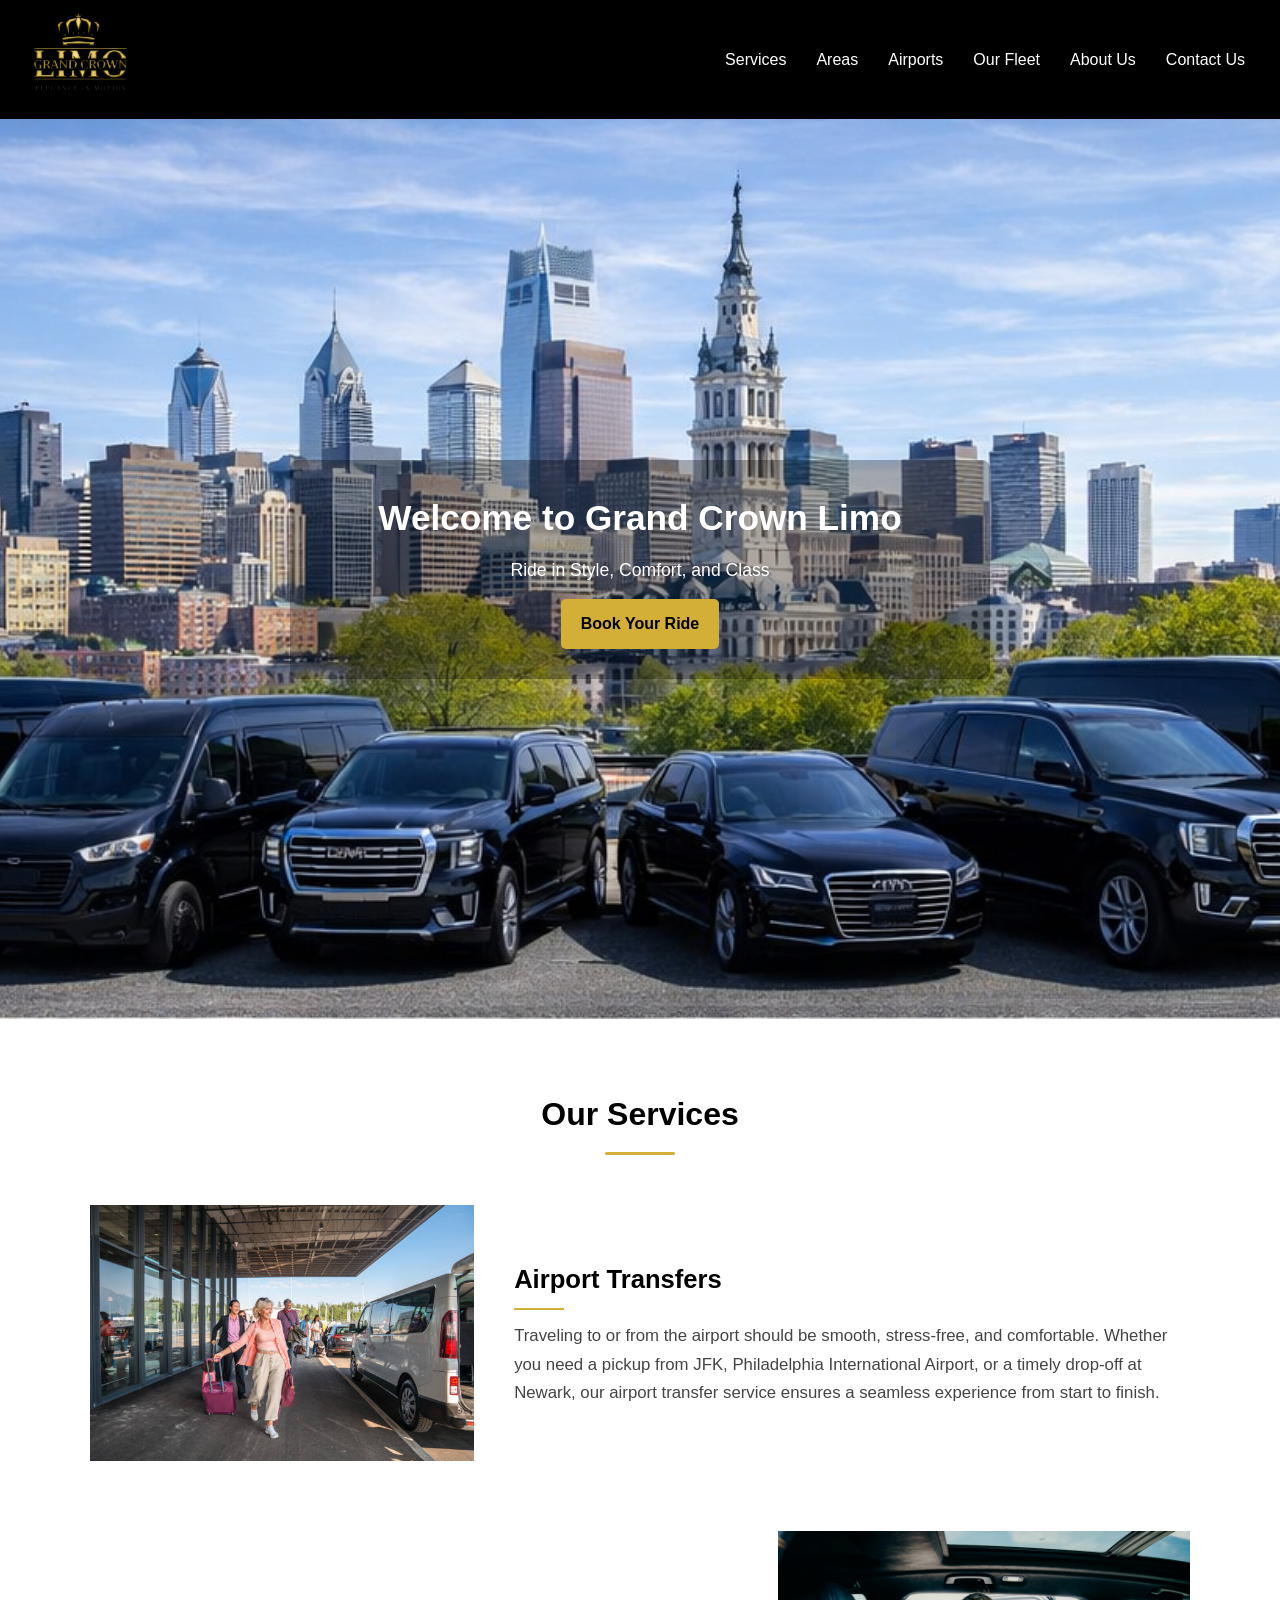
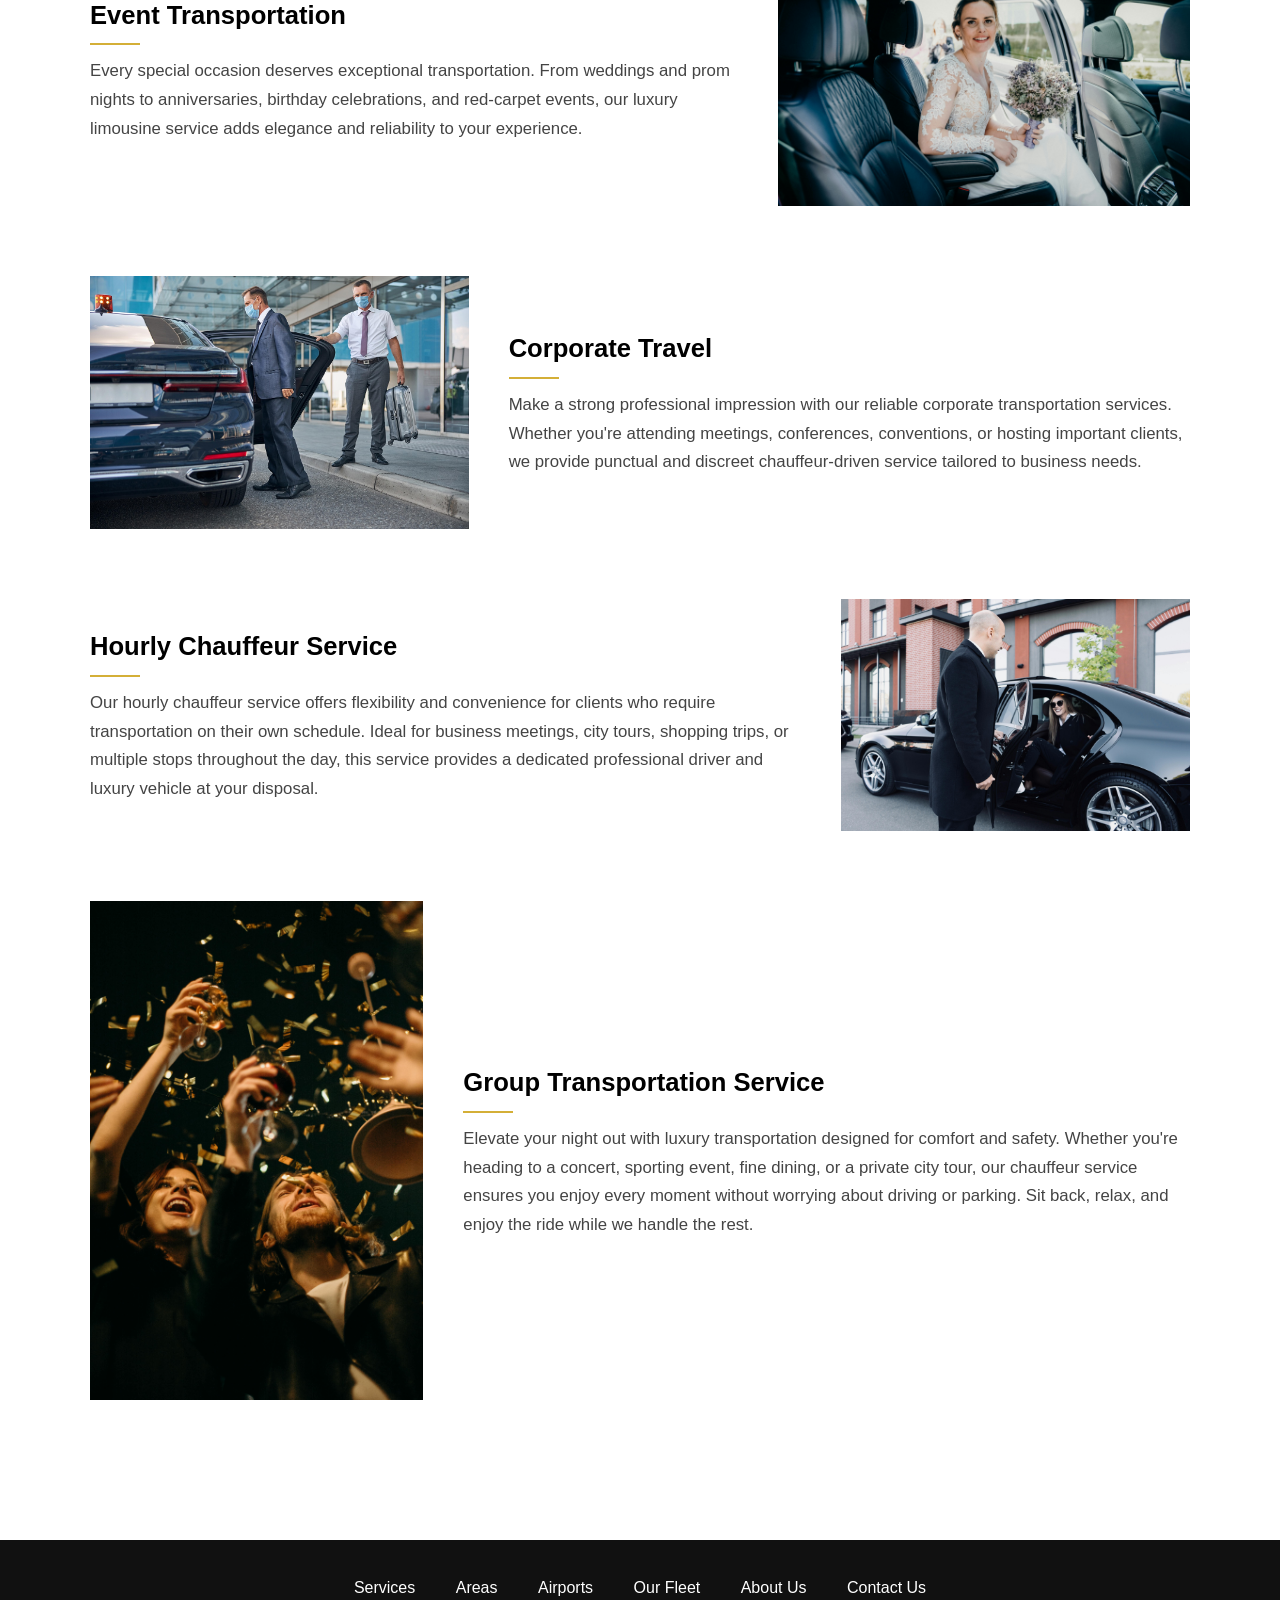
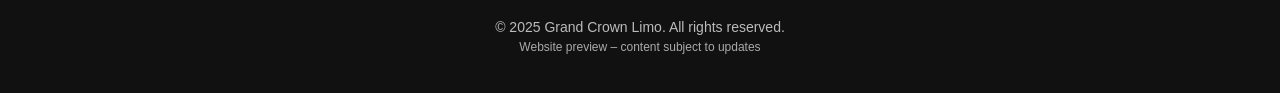
<file: index.html>
<!DOCTYPE html>
<html lang="en">
<head>
  <meta charset="UTF-8" />
  <meta name="viewport" content="width=device-width, initial-scale=1.0"/>
  <title>Grand Crown Limo</title>
  <link rel="stylesheet" href="css/styles.css" />
</head>
<body>

  <!-- Navigation -->
  <header class="navbar">

     <!-- Logo -->
      <a href="index.html">
  <img src="pics/GCL_bcard.png" alt="Logo" class="logo">
      </a>

      <!-- Hamburger Button -->
<div class="menu-toggle" id="menu-toggle">
  ☰
</div>
 
     <!--Nav-links-->
    <nav class="nav-links" id="nav-links">
      <a href="index.html#services">Services</a>
      <a href="area_airport.html">Areas</a>
      <a href="area_airport.html">Airports</a>
      <a href="fleet.html">Our Fleet</a>
      <a href="about_us.html">About Us</a>
      <a href="contact_us.html">Contact Us</a>
    </nav>
  </header>

  <!-- Hero Section -->
  <section class="hero">
    <div class="hero-content">
      <h1>Welcome to Grand Crown Limo</h1>
      <p>Ride in Style, Comfort, and Class</p>
      <a href="https://customer.moovs.app/grand-crown-limo/iframe
" class="btn">Book Your Ride</a>
    </div>
  </section>

  <section class="our-services" id="services">
  <h2 class="section-title">Our Services</h2>

  <!-- Service 1 -->
  <div class="service-card">
    <div class="service-image">
      <!-- Image Placeholder -->
      <img src="pics/airport.jpg" alt="Airport Transfers">
    </div>
    <div class="service-content">
      <h3>Airport Transfers</h3>
      <p>
        Traveling to or from the airport should be smooth, stress-free, and comfortable.
        Whether you need a pickup from JFK, Philadelphia International Airport, or a timely
        drop-off at Newark, our airport transfer service ensures a seamless experience from
        start to finish.
      </p>
    </div>
  </div>

  <!-- Service 2 -->
  <div class="service-card reverse">
    <div class="service-image">
      <!-- Image Placeholder -->
      <img src="pics/Event.jpg" alt="Event Transportation">
    </div>
    <div class="service-content">
      <h3>Event Transportation</h3>
      <p>
        Every special occasion deserves exceptional transportation. From weddings and prom
        nights to anniversaries, birthday celebrations, and red-carpet events, our luxury
        limousine service adds elegance and reliability to your experience.
      </p>
    </div>
  </div>

  <!-- Service 3 -->
  <div class="service-card">
    <div class="service-image">
      <!-- Image Placeholder -->
      <img src="pics/corporate2.jpg" alt="Corporate Travel">
    </div>
    <div class="service-content">
      <h3>Corporate Travel</h3>
      <p>
        Make a strong professional impression with our reliable corporate transportation
        services. Whether you're attending meetings, conferences, conventions, or hosting
        important clients, we provide punctual and discreet chauffeur-driven service tailored
        to business needs.
      </p>
    </div>
  </div>

  <!-- Service 4 -->
  <div class="service-card reverse">
    <div class="service-image">
      <!-- Image Placeholder -->
      <img src="pics/hourly.jpg" alt="Hourly Chauffeur Service">
    </div>
    <div class="service-content">
      <h3>Hourly Chauffeur Service</h3>
      <p>
        Our hourly chauffeur service offers flexibility and convenience for clients who
        require transportation on their own schedule. Ideal for business meetings, city
        tours, shopping trips, or multiple stops throughout the day, this service provides
        a dedicated professional driver and luxury vehicle at your disposal.
      </p>
    </div>
  </div>

  <!-- Service 5 -->
  <div class="service-card">
    <div class="service-image">
      <!-- Image Placeholder -->
      <img src="pics/Group_tour.jpg" alt="Night Out & Private Tours">
    </div>
    <div class="service-content">
      <h3>Group Transportation Service</h3>
      <p>
        Elevate your night out with luxury transportation designed for comfort and safety.
        Whether you're heading to a concert, sporting event, fine dining, or a private city
        tour, our chauffeur service ensures you enjoy every moment without worrying about
        driving or parking. Sit back, relax, and enjoy the ride while we handle the rest.
      </p>
    </div>
  </div>
</section>


  <!-- Footer -->
<footer class="footer">
  <div class="footer-container">
    <div class="footer-links">
      <a href="index.html#services">Services</a>
      <a href="area_airport.html">Areas</a>
      <a href="area_airport.html">Airports</a>
      <a href="fleet.html">Our Fleet</a>
      <a href="about_us.html">About Us</a>
      <a href="contact_us.html">Contact Us</a>
    </div>
    <p class="footer-copy">
      &copy; 2025 Grand Crown Limo. All rights reserved.
    </p>
    <p style="font-size:12px;color:#aaa;">
  Website preview – content subject to updates
    </p>
  </div>
</footer>

<script src="js/menu.js"></script>

</body>
</html>
</file>
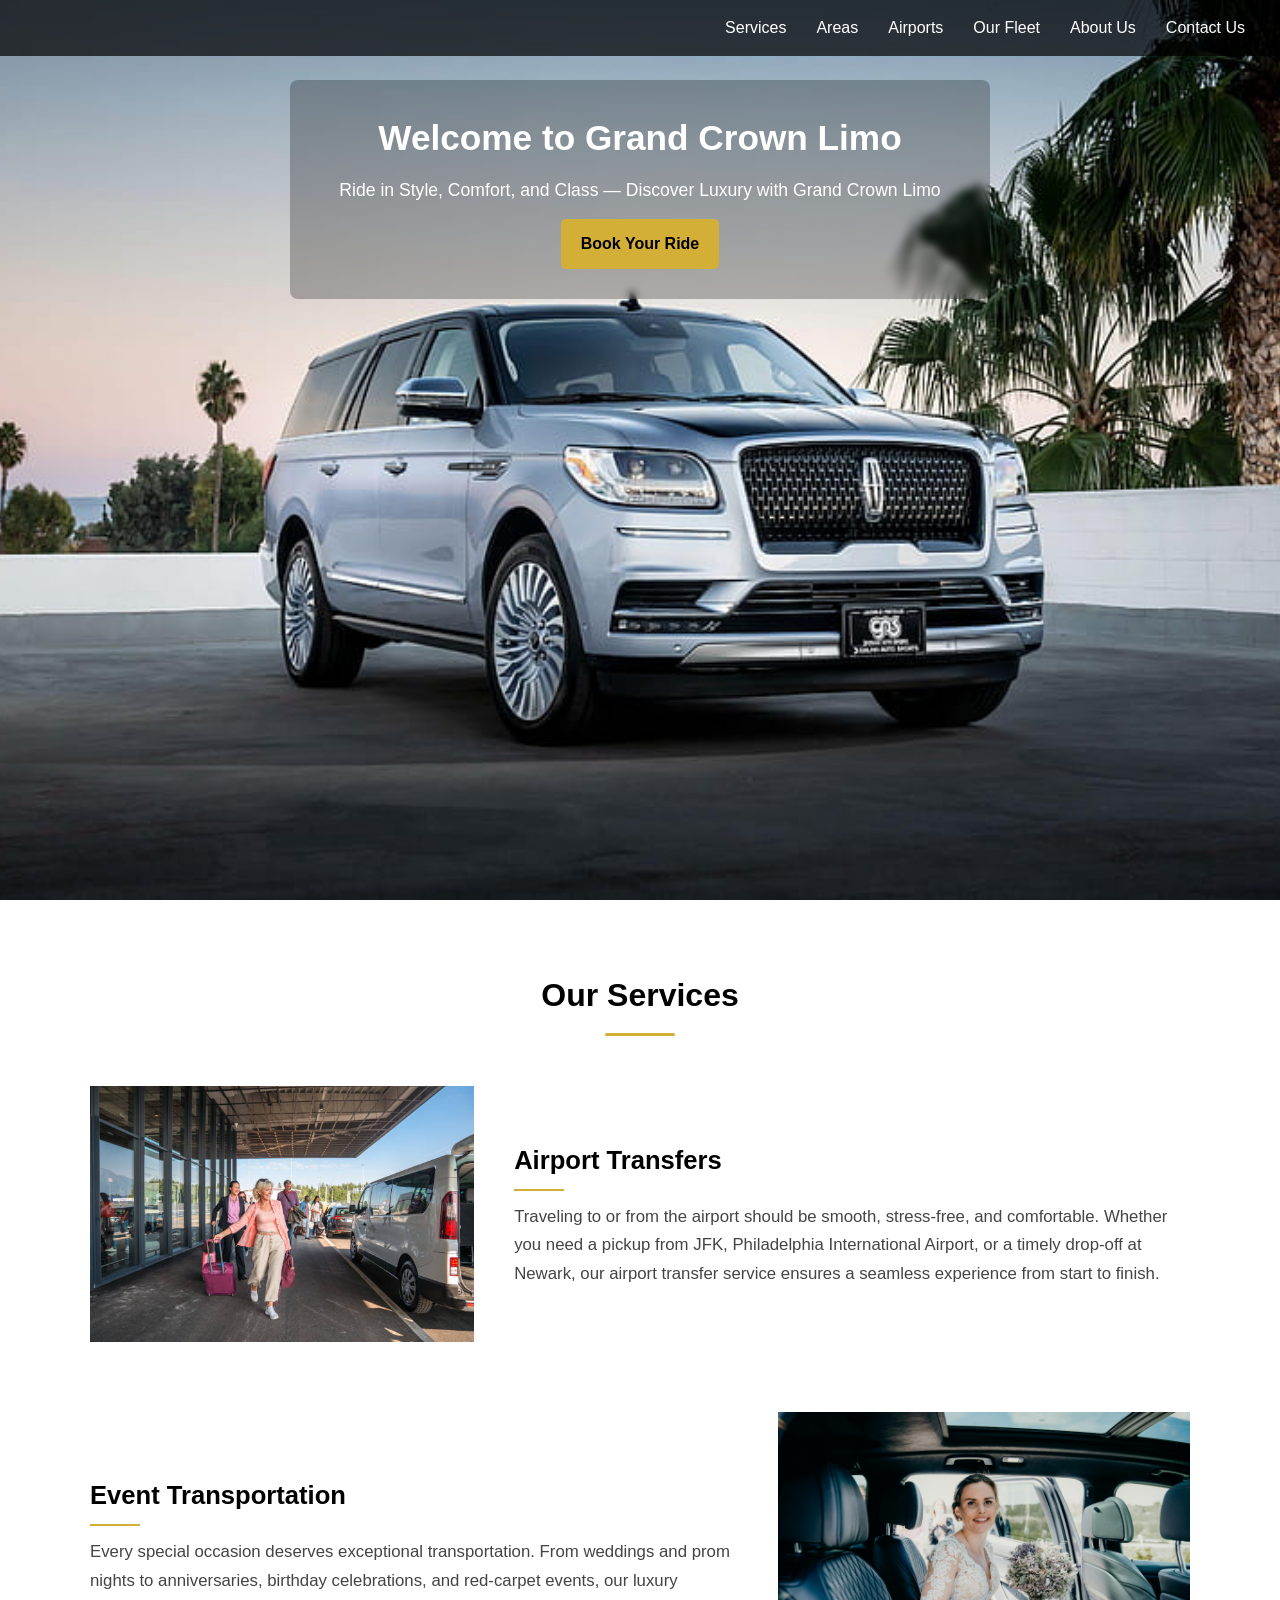
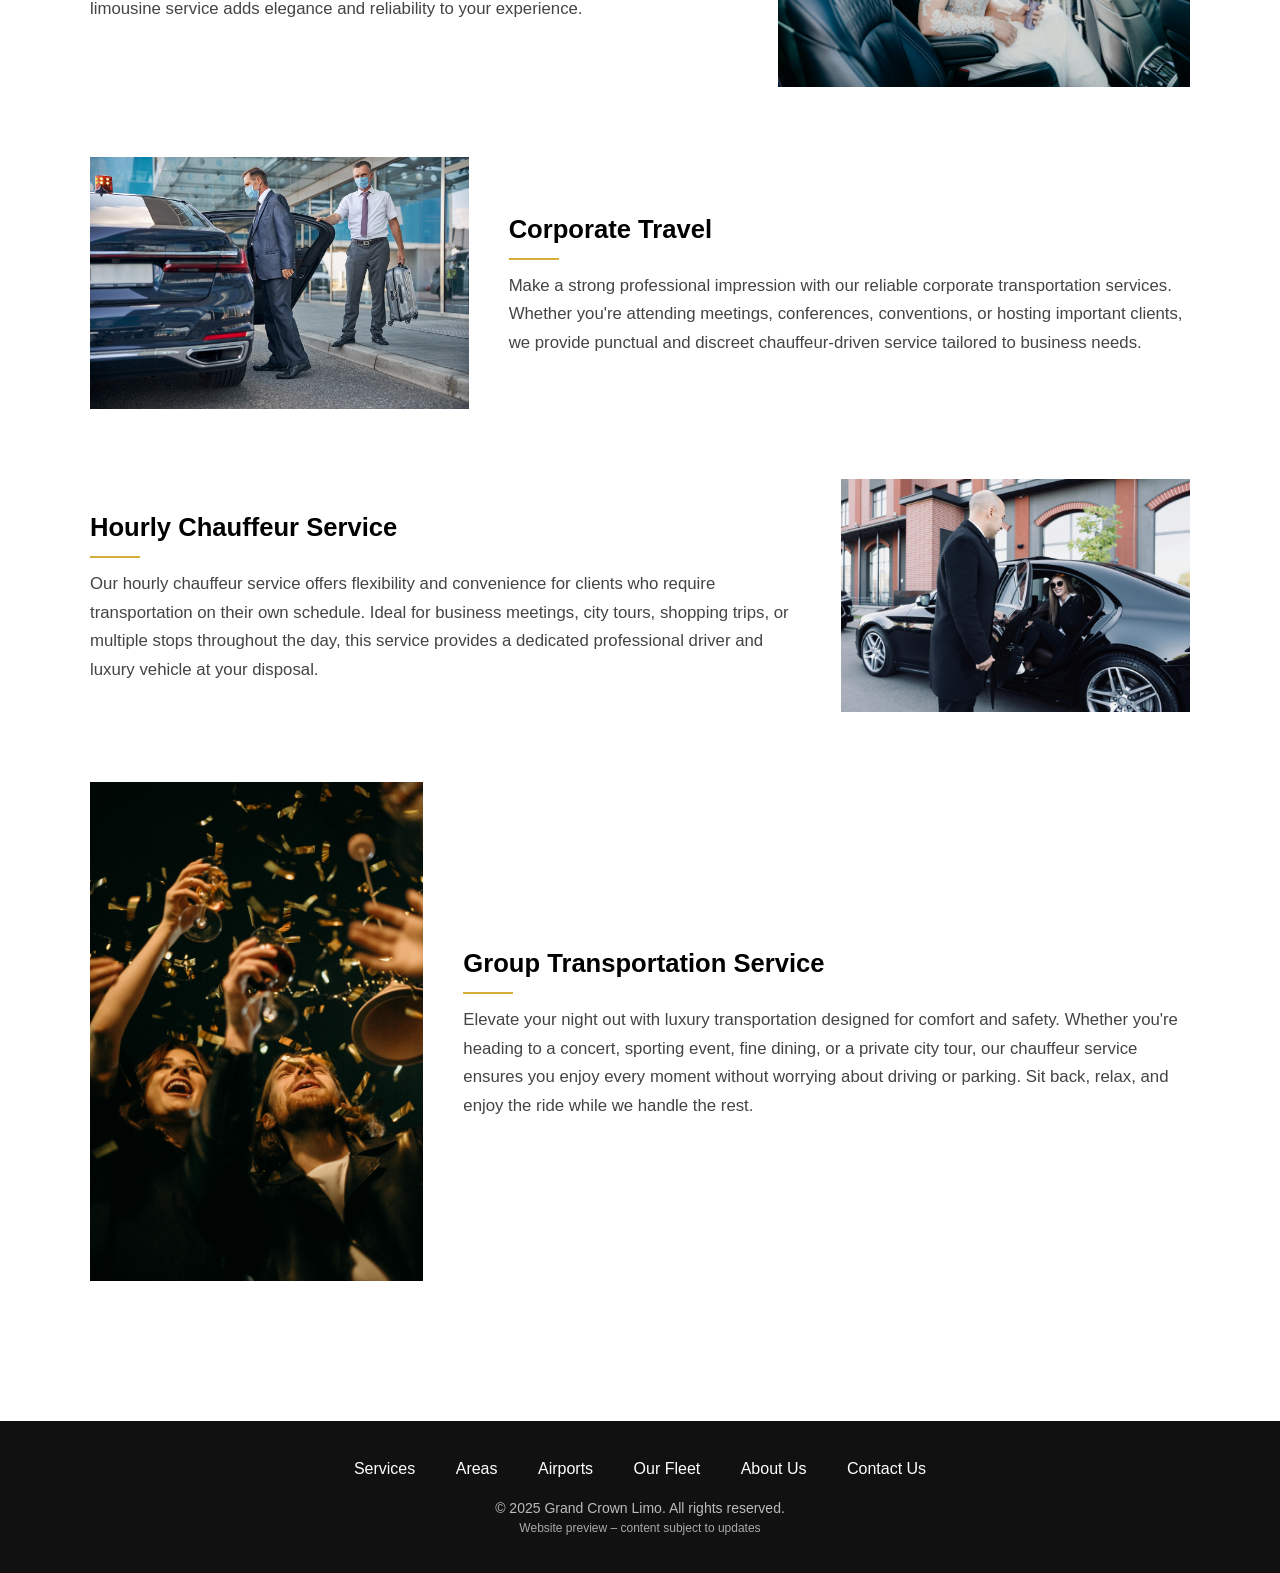
<file: backend/public/index.html>
<!DOCTYPE html>
<html lang="en">
<head>
  <meta charset="UTF-8" />
  <meta name="viewport" content="width=device-width, initial-scale=1.0"/>
  <title>Grand Crown Limo</title>
  <link rel="stylesheet" href="styles.css" />
</head>
<body>

  <!-- Navigation -->
  <header class="navbar">
    <nav class="nav-links">
      <a href="index.html#services">Services</a>
      <a href="area_airport.html">Areas</a>
      <a href="area_airport.html">Airports</a>
      <a href="fleet.html">Our Fleet</a>
      <a href="about_us.html">About Us</a>
      <a href="contact_us.html">Contact Us</a>
    </nav>
  </header>

  <!-- Hero Section -->
  <section class="hero">
    <div class="hero-content">
      <h1>Welcome to Grand Crown Limo</h1>
      <p>Ride in Style, Comfort, and Class — Discover Luxury with Grand Crown Limo</p>
      <a href="https://customer.moovs.app/grand-crown-limo/iframe
" class="btn">Book Your Ride</a>
    </div>
  </section>

  <section class="our-services" id="services">
  <h2 class="section-title">Our Services</h2>

  <!-- Service 1 -->
  <div class="service-card">
    <div class="service-image">
      <!-- Image Placeholder -->
      <img src="pics/airport.jpg" alt="Airport Transfers">
    </div>
    <div class="service-content">
      <h3>Airport Transfers</h3>
      <p>
        Traveling to or from the airport should be smooth, stress-free, and comfortable.
        Whether you need a pickup from JFK, Philadelphia International Airport, or a timely
        drop-off at Newark, our airport transfer service ensures a seamless experience from
        start to finish.
      </p>
    </div>
  </div>

  <!-- Service 2 -->
  <div class="service-card reverse">
    <div class="service-image">
      <!-- Image Placeholder -->
      <img src="pics/Event.jpg" alt="Event Transportation">
    </div>
    <div class="service-content">
      <h3>Event Transportation</h3>
      <p>
        Every special occasion deserves exceptional transportation. From weddings and prom
        nights to anniversaries, birthday celebrations, and red-carpet events, our luxury
        limousine service adds elegance and reliability to your experience.
      </p>
    </div>
  </div>

  <!-- Service 3 -->
  <div class="service-card">
    <div class="service-image">
      <!-- Image Placeholder -->
      <img src="pics/corporate2.jpg" alt="Corporate Travel">
    </div>
    <div class="service-content">
      <h3>Corporate Travel</h3>
      <p>
        Make a strong professional impression with our reliable corporate transportation
        services. Whether you're attending meetings, conferences, conventions, or hosting
        important clients, we provide punctual and discreet chauffeur-driven service tailored
        to business needs.
      </p>
    </div>
  </div>

  <!-- Service 4 -->
  <div class="service-card reverse">
    <div class="service-image">
      <!-- Image Placeholder -->
      <img src="pics/hourly.jpg" alt="Hourly Chauffeur Service">
    </div>
    <div class="service-content">
      <h3>Hourly Chauffeur Service</h3>
      <p>
        Our hourly chauffeur service offers flexibility and convenience for clients who
        require transportation on their own schedule. Ideal for business meetings, city
        tours, shopping trips, or multiple stops throughout the day, this service provides
        a dedicated professional driver and luxury vehicle at your disposal.
      </p>
    </div>
  </div>

  <!-- Service 5 -->
  <div class="service-card">
    <div class="service-image">
      <!-- Image Placeholder -->
      <img src="pics/Group_tour.jpg" alt="Night Out & Private Tours">
    </div>
    <div class="service-content">
      <h3>Group Transportation Service</h3>
      <p>
        Elevate your night out with luxury transportation designed for comfort and safety.
        Whether you're heading to a concert, sporting event, fine dining, or a private city
        tour, our chauffeur service ensures you enjoy every moment without worrying about
        driving or parking. Sit back, relax, and enjoy the ride while we handle the rest.
      </p>
    </div>
  </div>
</section>


  <!-- Footer -->
<footer class="footer">
  <div class="footer-container">
    <div class="footer-links">
      <a href="index.html#services">Services</a>
      <a href="area_airport.html">Areas</a>
      <a href="area_airport.html">Airports</a>
      <a href="fleet.html">Our Fleet</a>
      <a href="about_us.html">About Us</a>
      <a href="contact_us.html">Contact Us</a>
    </div>
    <p class="footer-copy">
      &copy; 2025 Grand Crown Limo. All rights reserved.
    </p>
    <p style="font-size:12px;color:#aaa;">
  Website preview – content subject to updates
    </p>
  </div>
</footer>


</body>
</html>
</file>
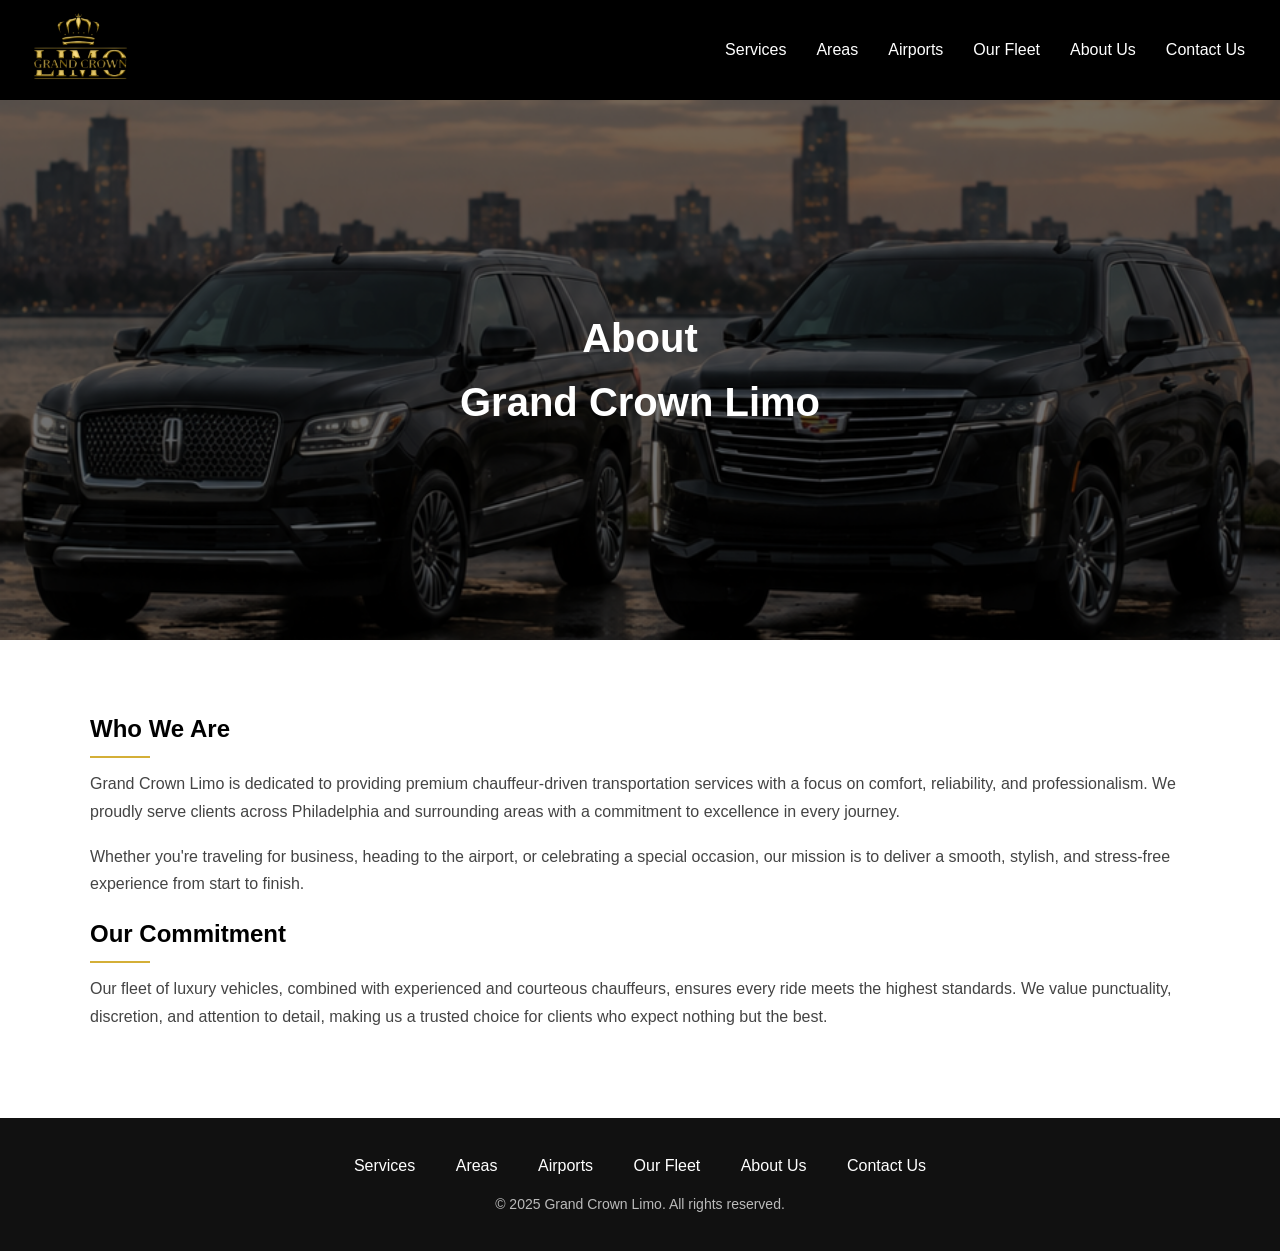
<file: about_us.html>
<!DOCTYPE html>
<html lang="en">
<head>
  <meta charset="UTF-8">
  <meta name="viewport" content="width=device-width, initial-scale=1.0">
  <title>About Us | Grand Crown Limo</title>
  <link rel="stylesheet" href="css/styles.css">
</head>
<body>

  <!-- NAVBAR -->
<!-- Navigation -->
  <header class="navbar">

     <!-- Logo -->
      <a href="index.html">
  <img src="pics/GCL_bcard_updated.png" alt="Logo" class="logo">
      </a>

      <!-- Hamburger Button -->
<div class="menu-toggle" id="menu-toggle">
  ☰
</div>

     <!--Nav-links-->
    <nav class="nav-links" id="nav-links">
      <a href="index.html#services">Services</a>
      <a href="area_airport.html">Areas</a>
      <a href="area_airport.html">Airports</a>
      <a href="fleet.html">Our Fleet</a>
      <a href="about_us.html">About Us</a>
      <a href="contact_us.html">Contact Us</a>
    </nav>
  </header>

  <!-- ABOUT HERO -->
  <section class="about-hero">
    <div class="about-overlay">
      <h1>About </br>
        Grand Crown Limo</h1>
    </div>
  </section>

  <!-- ABOUT CONTENT -->
  <section class="about-content">
    <div class="about-wrapper">

      <div class="about-text">
        <h2>Who We Are</h2>
        <p>
          Grand Crown Limo is dedicated to providing premium chauffeur-driven
          transportation services with a focus on comfort, reliability, and
          professionalism. We proudly serve clients across Philadelphia and
          surrounding areas with a commitment to excellence in every journey.
        </p>

        <p>
          Whether you're traveling for business, heading to the airport, or
          celebrating a special occasion, our mission is to deliver a smooth,
          stylish, and stress-free experience from start to finish.
        </p>

        <h2>Our Commitment</h2>
        <p>
          Our fleet of luxury vehicles, combined with experienced and courteous
          chauffeurs, ensures every ride meets the highest standards. We value
          punctuality, discretion, and attention to detail, making us a trusted
          choice for clients who expect nothing but the best.
        </p>
      </div>

    </div>
  </section>

<!-- Footer -->
<footer class="footer">
  <div class="footer-container">
    <div class="footer-links">
      <a href="index.html#services">Services</a>
      <a href="area_airport.html">Areas</a>
      <a href="area_airport.html">Airports</a>
      <a href="fleet.html">Our Fleet</a>
      <a href="about_us.html">About Us</a>
      <a href="contact_us.html">Contact Us</a>
    </div>
    <p class="footer-copy">
      &copy; 2025 Grand Crown Limo. All rights reserved.
    </p>
  </div>
</footer>

<script src="js/menu.js"></script>

</body>
</html>
</file>
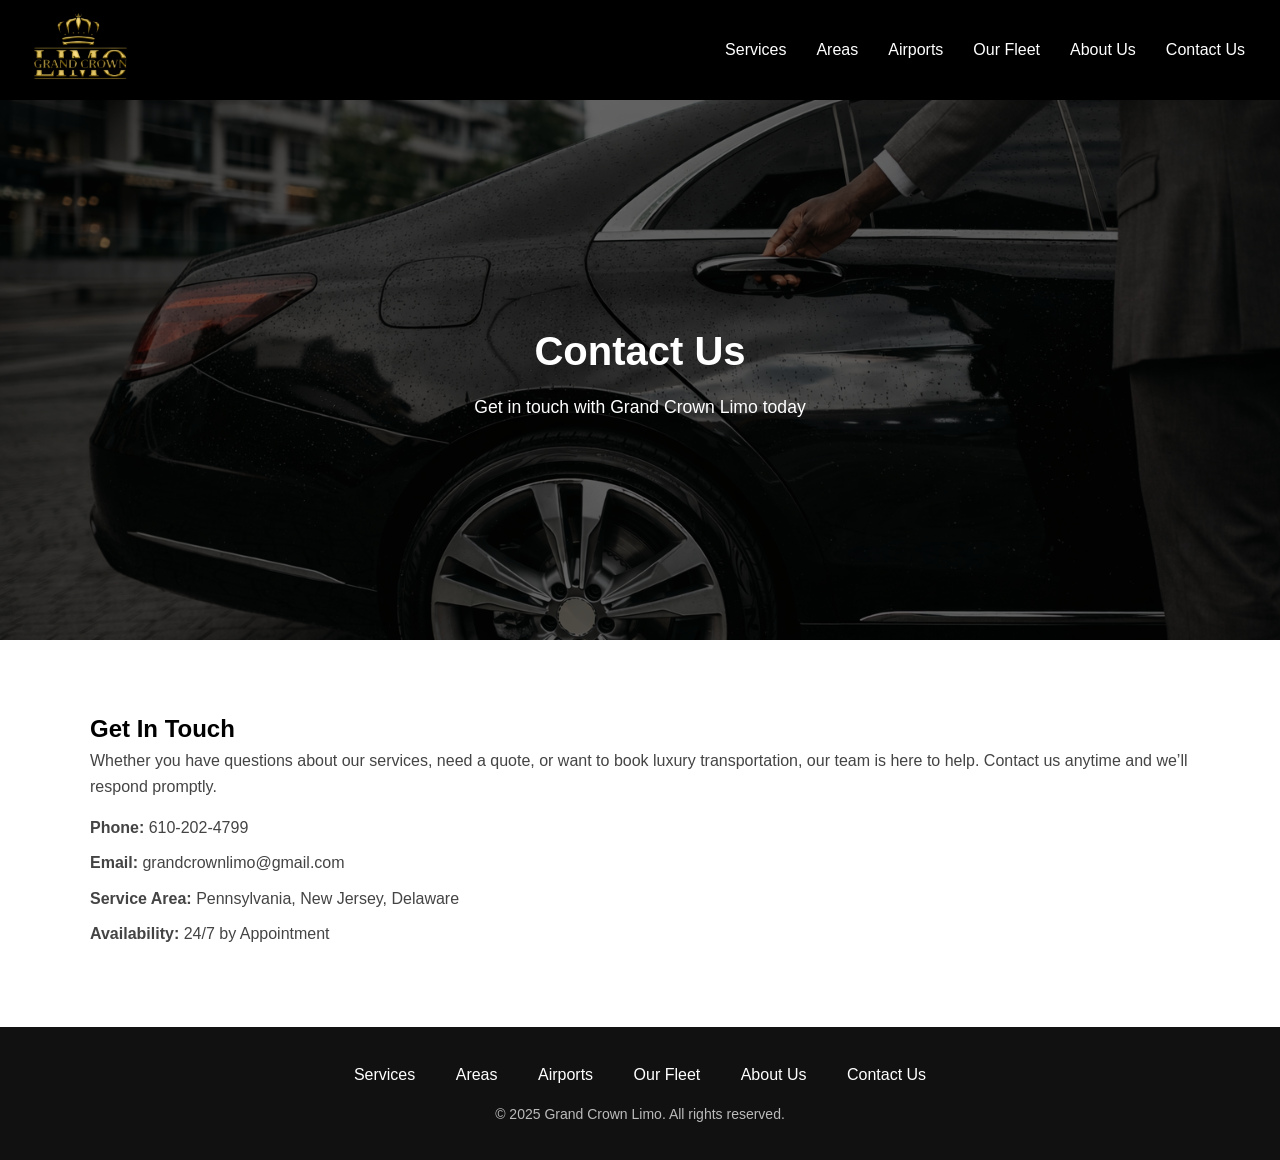
<file: contact_us.html>
<!DOCTYPE html>
<html lang="en">
<head>
  <meta charset="UTF-8">
  <meta name="viewport" content="width=device-width, initial-scale=1.0">
  <title>Contact Us | Grand Crown Limo</title>
  <link rel="stylesheet" href="css/styles.css">
</head>
<body>

  <!-- NAVBAR -->
<!-- Navigation -->
  <header class="navbar">

     <!-- Logo -->
      <a href="index.html">
  <img src="pics/GCL_bcard_updated.png" alt="Logo" class="logo">
      </a>

      <!-- Hamburger Button -->
<div class="menu-toggle" id="menu-toggle">
  ☰
</div>

     <!--Nav-links-->
    <nav class="nav-links" id="nav-links">
      <a href="index.html#services">Services</a>
      <a href="area_airport.html">Areas</a>
      <a href="area_airport.html">Airports</a>
      <a href="fleet.html">Our Fleet</a>
      <a href="about_us.html">About Us</a>
      <a href="contact_us.html">Contact Us</a>
    </nav>
  </header>

  <!-- CONTACT HERO -->
  <section class="contact-hero">
    <div class="contact-overlay">
      <h1>Contact Us</h1>
      <p>Get in touch with Grand Crown Limo today</p>
    </div>
  </section>

  <!-- CONTACT SECTION -->
  <section class="contact-section">
    <div class="contact-wrapper">

      <!-- CONTACT INFO -->
      <div class="contact-info">
        <h2>Get In Touch</h2>
        <p>
          Whether you have questions about our services, need a quote, or want
          to book luxury transportation, our team is here to help. Contact us
          anytime and we’ll respond promptly.
        </p>

        <ul>
          <li><strong>Phone:</strong> 610-202-4799</li>
          <li><strong>Email:</strong> grandcrownlimo@gmail.com </li>
          <li><strong>Service Area:</strong> Pennsylvania, New Jersey, Delaware</li>
          <li><strong>Availability:</strong> 24/7 by Appointment</li>
        </ul>
      </div>

  </section>

<!-- Footer -->
<footer class="footer">
  <div class="footer-container">
    <div class="footer-links">
      <a href="index.html#services">Services</a>
      <a href="area_airport.html">Areas</a>
      <a href="area_airport.html">Airports</a>
      <a href="fleet.html">Our Fleet</a>
      <a href="about_us.html">About Us</a>
      <a href="contact_us.html">Contact Us</a>
    </div>
    <p class="footer-copy">
      &copy; 2025 Grand Crown Limo. All rights reserved.
    </p>
  </div>
</footer>
<script src="js/menu.js"></script>
</body>
</html>
</file>
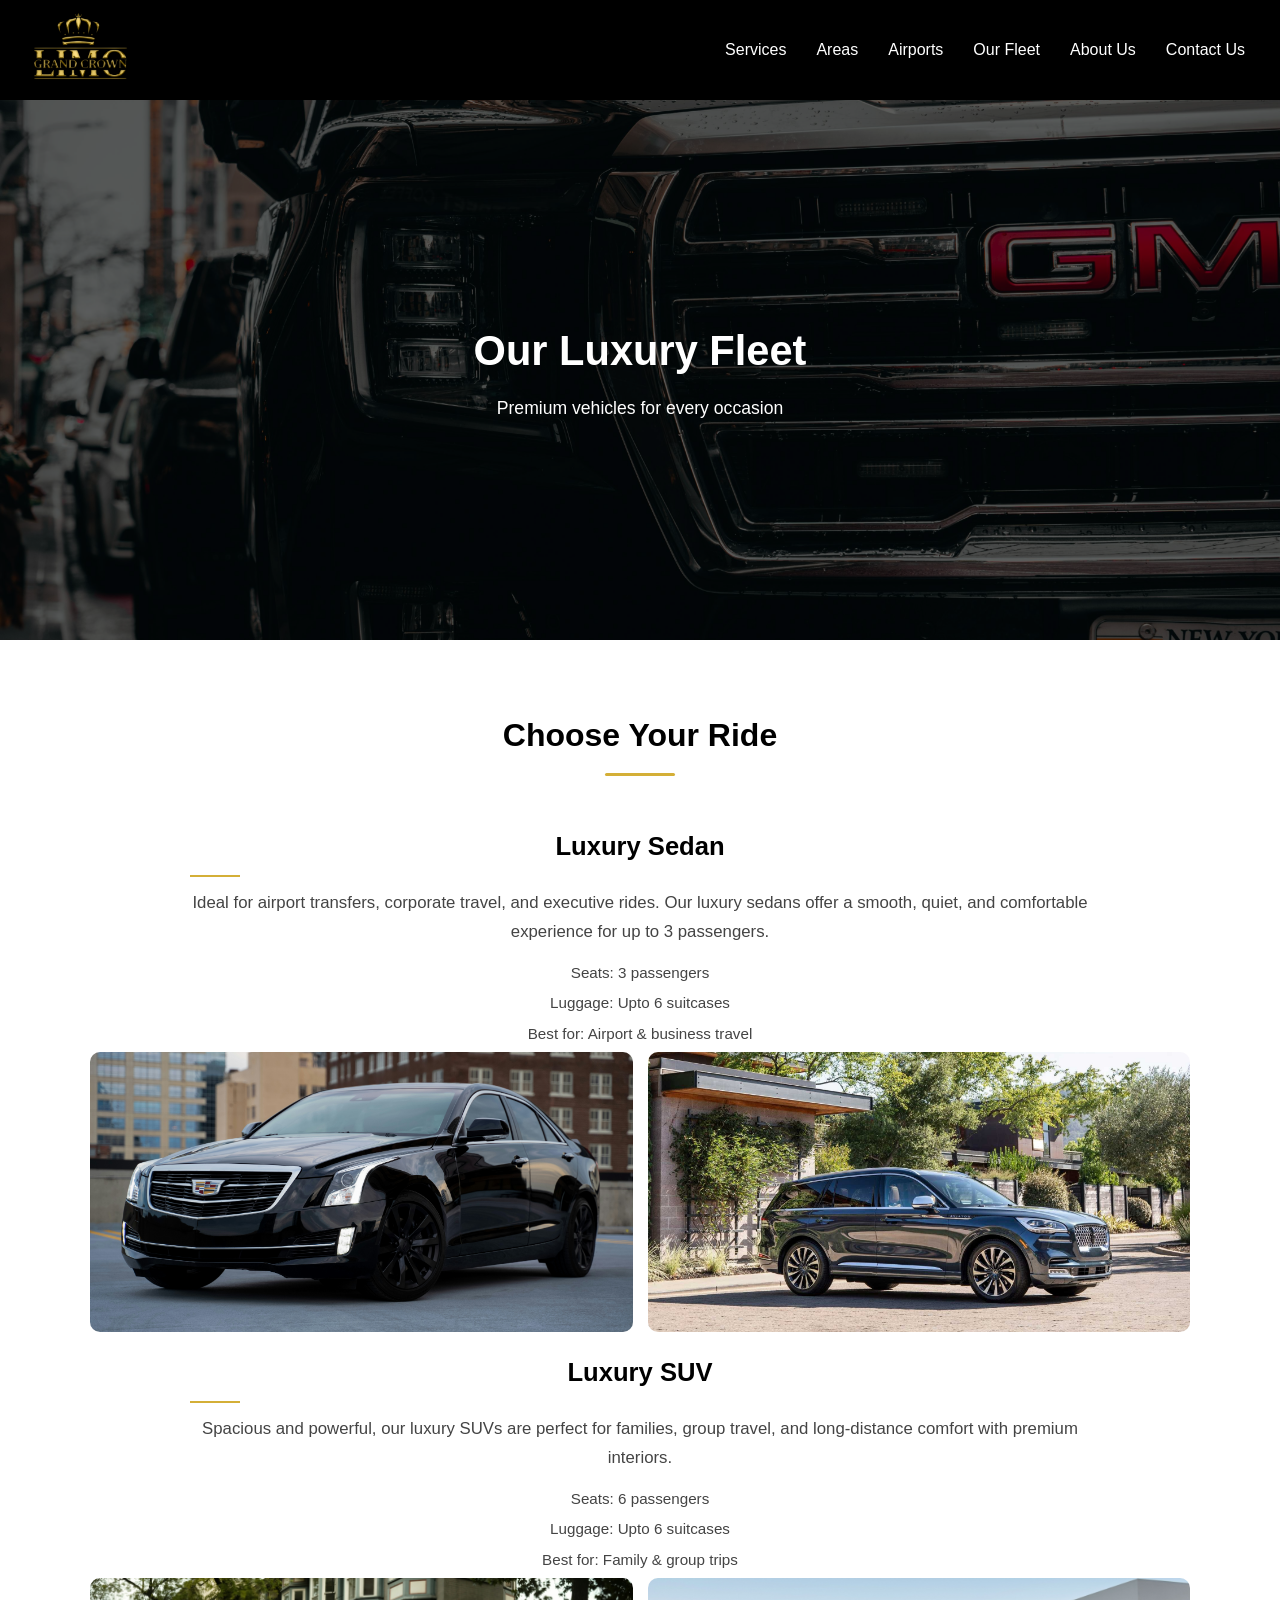
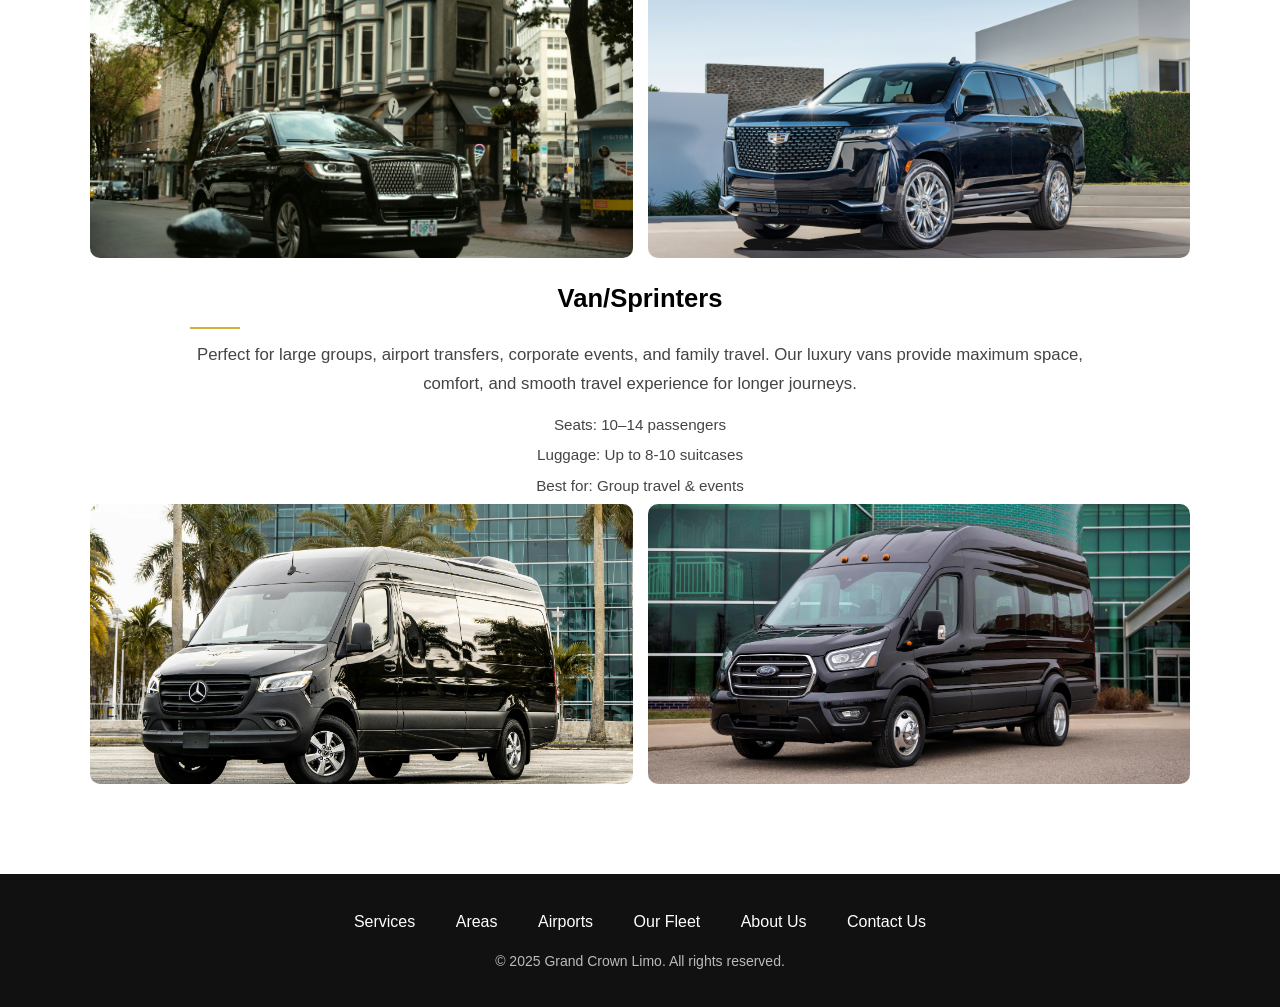
<file: fleet.html>
<!DOCTYPE html>
<html lang="en">
<head>
  <meta charset="UTF-8">
  <meta name="viewport" content="width=device-width, initial-scale=1.0">
  <title>Our Fleet | Grand Crown Limo</title>
  <link rel="stylesheet" href="css/styles.css">
</head>
<body>

<!-- Navigation -->
<header class="navbar">

  <!-- Logo -->
  <a href="index.html">
    <img src="pics/GCL_bcard_updated.png" alt="Logo" class="logo">
  </a>

  <!-- Hamburger Button -->
<div class="menu-toggle" id="menu-toggle">
  ☰
</div>

  <!-- Nav-links -->
  <nav class="nav-links" id="nav-links">
    <a href="index.html#services">Services</a>
    <a href="area_airport.html">Areas</a>
    <a href="area_airport.html">Airports</a>
    <a href="fleet.html">Our Fleet</a>
    <a href="about_us.html">About Us</a>
    <a href="contact_us.html">Contact Us</a>
  </nav>

</header>

<!-- FLEET HERO -->
<section class="fleet-hero">
  <div class="fleet-overlay">
    <h1>Our Luxury Fleet</h1>
    <p>Premium vehicles for every occasion</p>
  </div>
</section>

<!-- FLEET CONTENT -->
<section class="our-services">

  <h2 class="section-title">Choose Your Ride</h2>

  <!-- Vehicle 1 -->
  <div class="fleet-item">

    <div class="service-content">
      <h3>Luxury Sedan</h3>
      <p>
        Ideal for airport transfers, corporate travel, and executive rides.
        Our luxury sedans offer a smooth, quiet, and comfortable experience
        for up to 3 passengers.
      </p>

      <ul class="fleet-specs">
        <li>Seats: 3 passengers</li>
        <li>Luggage: Upto 6 suitcases</li>
        <li>Best for: Airport & business travel</li>
      </ul>
    </div>

    <div class="fleet-images">
      <img src="pics/fleet_sedan.jpg" alt="Cadillac XTS">
      <img src="pics/fleet_sedan2.jpg" alt="Lincoln Aviator">
    </div>

  </div>


  <!-- Vehicle 2 -->
  <div class="fleet-item">

    <div class="service-content">
      <h3>Luxury SUV</h3>
      <p>
        Spacious and powerful, our luxury SUVs are perfect for families,
        group travel, and long-distance comfort with premium interiors.
      </p>

      <ul class="fleet-specs">
        <li>Seats: 6 passengers</li>
        <li>Luggage: Upto 6 suitcases</li>
        <li>Best for: Family & group trips</li>
      </ul>
    </div>

    <div class="fleet-images">
      <img src="pics/fleet_suv.jpg" alt="Luxury SUV Exterior">
      <img src="pics/fleet_suv2.jpg" alt="Cadillac">
    </div>

  </div>

  <!-- Vehicle 3 -->
<div class="fleet-item">

  <div class="service-content">
    <h3>Van/Sprinters</h3>
    <p>
      Perfect for large groups, airport transfers, corporate events, and family travel.
      Our luxury vans provide maximum space, comfort, and smooth travel experience
      for longer journeys.
    </p>

    <ul class="fleet-specs">
      <li>Seats: 10–14 passengers</li>
      <li>Luggage: Up to 8-10 suitcases</li>
      <li>Best for: Group travel & events</li>
    </ul>
  </div>

  <div class="fleet-images">
    <img src="pics/fleet_van1.jpg" alt="Mercedes">
    <img src="pics/fleet_van2.jpg" alt="Ford">
  </div>

</div>

</section>

<!-- FOOTER -->
<footer class="footer">
  <div class="footer-container">
    <div class="footer-links">
      <a href="index.html#services">Services</a>
      <a href="area_airport.html">Areas</a>
      <a href="area_airport.html">Airports</a>
      <a href="fleet.html">Our Fleet</a>
      <a href="about_us.html">About Us</a>
      <a href="contact_us.html">Contact Us</a>
    </div>

    <p class="footer-copy">
      &copy; 2025 Grand Crown Limo. All rights reserved.
    </p>
  </div>
</footer>
<script src="js/menu.js"></script>
</body>
</html>
</file>
<file: css/styles.css>
* {
  margin: 0;
  padding: 0;
  box-sizing: border-box;
}

body {
  font-family: 'Segoe UI', sans-serif;
  background-color: #000;;
  line-height: 1.6;
  padding-top: 80px;
  margin: 0;
  padding: 0;
}

html {
  scroll-behavior: smooth;
  margin: 0;
  padding: 0;
}

/* NAVBAR */
.navbar {
  display: flex;
  justify-content: space-between;
  align-items: center;
  background: rgba(0, 0, 0, 0.85);
  padding: 8px 20px;
  position: relative;
  width: 100%;
  top: 0;   /* 🔑 ensures no gap */
}

.logo {
  width: 120px;  /* adjust size */
  height: auto;
}

.nav-links {
  display: flex;
  align-items: center;
}

.nav-links a {
  color: white;
  margin: 0 15px;
  text-decoration: none;
  font-weight: 500;
  font-size: 1rem;
}

.nav-links a:hover {
  color: #d4af37;
}


/* Hero Section */
.hero {
  background: url('../pics/Cover_image3.png') no-repeat center center;
  background-size: cover;
  background-position: center;
  
  position: relative;
  color: white;

  display: flex;
  align-items: center;
  justify-content: center;
  text-align: center;

  width: 100%;
  min-height: 100vh;   /* 🔥 FIX: full screen hero */
}

/* Overlay behind content */
.hero::before {
  content: "";
  position: absolute;
  top: 0;
  left: 0;
  width: 100%;
  height: 100%;
 
  z-index: 1;
}

/* Hero content on top of overlay */
.hero-content {
  position: relative;
  z-index: 2;   /* ensure it sits above overlay */
  padding: 30px 20px;
  border-radius: 8px;
  width: 700px;
  max-width: 90vw;
  background: rgba(0, 0, 0, 0.3); /* optional: extra subtle background for text */
}

/* Text */
.hero h1 {
  font-size: 2.2rem;
  margin-bottom: 10px;
}

.hero p {
  font-size: 1.1rem;
  margin-bottom: 15px;
  padding: 0 10px;
}

.btn {
  display: inline-block;
  background-color: #d4af37;
  padding: 12px 20px;
  border-radius: 5px;
  text-decoration: none;
  color: black;
  font-weight: 600;
}

/* SERVICES */
.services {
  padding: 60px 20px;
  background: #fff;
  text-align: center;
}

.services h2 {
  font-size: 2rem;
  margin-bottom: 20px;
}

.services ul {
  list-style: none;
}

.services li {
  margin: 12px 0;
  font-size: 1.2rem;
}

/* ABOUT US PAGE */

.about-hero {
  height: 60vh;
  background: url('../pics/About_cover.png') center/cover no-repeat;
  position: relative;
}

.about-overlay {
  background: rgba(0, 0, 0, 0.55);
  height: 100%;
  display: flex;
  align-items: center;
  justify-content: center;
}

.about-overlay h1 {
  color: #fff;
  font-size: 2.5rem;
  text-align: center;
}

.about-content {
  background: #fff;
  padding: 70px 20px;
}

.about-wrapper {
  max-width: 1100px;
  margin: auto;
  display: flex;
  gap: 50px;
  align-items: center;
}

.about-image img {
  width: 100%;
  max-width: 480px;
  border-radius: 8px;
  box-shadow: 0 10px 25px rgba(0, 0, 0, 0.15);
}

.about-text h2 {
  color: #000;
  margin-bottom: 12px;
}

.about-text h2::after {
  content: "";
  width: 60px;
  height: 2px;
  background: #d4af37;
  display: block;
  margin-top: 8px;
}

.about-text p {
  color: #444;
  margin-bottom: 18px;
  line-height: 1.7;
}

/* RESPONSIVE */
@media (max-width: 900px) {
  .about-wrapper {
    flex-direction: column;
    text-align: center;
  }

  .about-text h2::after {
    margin-left: auto;
    margin-right: auto;
  }
}

/* CONTACT US PAGE */

.contact-hero {
  height: 60vh;
  background: url('../pics/Contact_cover_desktop.png') center/cover no-repeat;
  position: relative;
}

.contact-overlay {
  background: rgba(0, 0, 0, 0.6);
  height: 100%;
  color: white;
  display: flex;
  flex-direction: column;
  justify-content: center;
  align-items: center;
  text-align: center;
}

.contact-overlay h1 {
  font-size: 2.5rem;
  margin-bottom: 10px;
}

.contact-overlay p {
  font-size: 1.1rem;
}

.contact-section {
  background: #fff;
  padding: 70px 20px;
}

.contact-wrapper {
  max-width: 1100px;
  margin: auto;
  display: flex;
  gap: 50px;
}


.contact-info p {
  margin-bottom: 15px;
  color: #444;
}

.contact-info ul {
  list-style: none;
}

.contact-info li {
  margin-bottom: 10px;
  color: #444;
}



/* RESPONSIVE */
@media (max-width: 900px) {
  .contact-wrapper {
    flex-direction: column;
    text-align: center;
  }

  .contact-info h2::after,
  .contact-form h2::after {
    margin-left: auto;
    margin-right: auto;
  }
}

/* FLEET HERO */
.fleet-hero {
  height: 60vh;
  background: url('../pics/fleet_cover.jpg') center/cover no-repeat;
  position: relative;
}

.fleet-overlay {
  background: rgba(0, 0, 0, 0.6);
  height: 100%;
  color: white;
  display: flex;
  flex-direction: column;
  justify-content: center;
  align-items: center;
  text-align: center;
}

.fleet-overlay h1 {
  font-size: 2.6rem;
  margin-bottom: 10px;
}

.fleet-overlay p {
  font-size: 1.1rem;
  max-width: 600px;
}

/* Fleet specs list */
.fleet-specs {
  list-style: none;
  margin-top: 15px;
}

.fleet-specs li {
  margin-bottom: 6px;
  color: #444;
  font-size: 0.95rem;
}

/* AREA HERO */
.area-hero {
  height: 55vh;
  background: url('../pics/area-cover.jpg') center/cover no-repeat;
  /*background: url('../pics/Cover_image3.png') no-repeat center center;*/
  position: relative;
}

.area-overlay {
  background: rgba(0, 0, 0, 0.55);
  height: 100%;
  color: white;
  display: flex;
  flex-direction: column;
  justify-content: center;
  align-items: center;
  text-align: center;
}

.area-overlay h1 {
  font-size: 2.6rem;
  margin-bottom: 8px;
}

.area-overlay p {
  font-size: 1.1rem;
  max-width: 650px;
}



/* FOOTER */
.footer {
  background-color: #111;
  color: #fff;
  padding: 35px 20px;
  text-align: center;
}

.footer-container {
  max-width: 1200px;
  margin: auto;
}

.footer-links {
  margin-bottom: 15px;
}

.footer-links a {
  color: #fff;
  margin: 0 18px;
  text-decoration: none;
  font-weight: 500;
  font-size: 1rem;
}

.footer-links a:hover {
  color: #d4af37;
}

.footer-copy {
  font-size: 14px;
  color: #bbb;
}

/* Footer mobile spacing */
@media (max-width: 480px) {
  .footer-links a {
    display: block;
    margin: 8px 0;
  }
}


/* OUR SERVICES (DETAILED) */
.our-services {
  background-color: #fff;
  padding: 70px 20px;
}

.section-title {
  text-align: center;
  font-size: 2rem;
  margin-bottom: 50px;
  color: #000;
  position: relative;
}

.section-title::after {
  content: "";
  width: 70px;
  height: 3px;
  background-color: #d4af37;
  display: block;
  margin: 12px auto 0;
  border-radius: 2px;
}

/* Service Card Layout */
.service-card {
  max-width: 1100px;
  margin: 0 auto 70px;
  display: flex;
  gap: 40px;
  align-items: center;
}

.service-card.reverse {
  flex-direction: row-reverse;
}

/* Image Styling */
.service-image {
  width: 100%;
  max-width: 520px;      /* makes image column bigger */
  height: auto;
}

.service-image img {
  width: 100%;
  height: auto;
  object-fit: contain;  /* 🔑 shows full image */
  display: block;
}


/* Text Content */
.service-content h3 {
  font-size: 1.6rem;
  margin-bottom: 12px;
  color: #000;
}

.service-content p {
  font-size: 1.05rem;
  color: #444;
  line-height: 1.7;
}

/* Optional Accent Line */
.service-content h3::after {
  content: "";
  width: 50px;
  height: 2px;
  background-color: #d4af37;
  display: block;
  margin-top: 8px;
}

/* --- MOBILE RESPONSIVENESS --- */
@media (max-width: 768px) {

  /* 🔥 1. Kill horizontal overflow */
  html, body {
    overflow-x: hidden;
  }

 
/* ================= MOBILE NAVBAR ================= */
.menu-toggle {
  display: none;
  font-size: 2rem;
  color: white;
  cursor: pointer;
}

/* Mobile View */
@media (max-width: 768px) {

  .navbar {
    display: flex;
    flex-direction: row;
    justify-content: space-between;
    align-items: center;
    padding: 10px 15px;
  }

  .logo {
    width: 95px;
  }

  /* Hamburger visible */
  .menu-toggle {
    display: block;
  }

  /* Hide nav initially */
  .nav-links {
    display: none;
    flex-direction: column;
    width: 100%;
    background: rgba(0, 0, 0, 0.95);
    position: absolute;
    top: 100%;
    left: 0;
    padding: 15px 0;
    text-align: center;
    z-index: 999;
  }

  /* Show when active */
  .nav-links.active {
    display: flex;
  }

  .nav-links a {
    margin: 12px 0;
    font-size: 1rem;
  }
}

  
     .hero {
    background: url('../pics/Cover_Image_mobile.png') no-repeat center center;
    background-size: cover;
    background-position: center;

    min-height: 100vh;   /* 🔥 full screen */
    width: 100%;

    display: flex;
    align-items: center;
    justify-content: center;

    padding: 0;   /* IMPORTANT */
  }

  .hero-content {
    width: 90%;
    max-width: 360px;
    padding: 14px 16px;
    background: rgba(0, 0, 0, 0.45);
    border-radius: 8px;
    text-align: center;
  }

  .hero h1 {
    font-size: 1.4rem;
  }

  .hero p {
    font-size: 0.95rem;
  }

  .btn {
    font-size: 0.9rem;
    padding: 10px 14px;
  }
}


@media (max-width: 480px) {

.hero {
    height: auto;
    padding: 120px 0; 
    background-size: contain;
    background-position: center top;
  }

  .hero h1 {
    font-size: 1.5rem;
  }

  .hero p {
    font-size: 0.95rem;
  }

  .hero-content {
    width: 92%;
    padding: 16px;
  }

  .btn {
    padding: 10px 16px;
    font-size: 0.9rem;
  }

  .services li {
    font-size: 1rem;
  }
}

/* RESPONSIVE */
@media (max-width: 900px) {
  .service-card,
  .service-card.reverse {
    flex-direction: column;
    text-align: center;
  }

  .service-image img {
    max-width: 100%;
  }

  .service-content h3::after {
    margin-left: auto;
    margin-right: auto;
  }
}

/* --- FLEET 2 IMAGE LAYOUT --- */
.fleet-images {
  display: grid;
  grid-template-columns: 1fr 1fr;
  gap: 15px;
  max-width: 1100px;
  margin: 0 auto 20px;
}

.fleet-images img {
  width: 100%;
  height: 280px;
  object-fit: cover;
  border-radius: 10px;
  display: block;
}

.fleet-item .service-content {
  max-width: 900px;
  margin: 0 auto;
  text-align: center;
}

@media (max-width: 768px) {
  .fleet-images {
    grid-template-columns: 1fr;
  }

  .fleet-images img {
    height: 220px;
  }
}
</file>
<file: backend/public/styles.css>
/* RESET */
* {
  margin: 0;
  padding: 0;
  box-sizing: border-box;
}

body {
  font-family: 'Segoe UI', sans-serif;
  background-color: #f5f5f5;
  line-height: 1.6;
}

html {
  scroll-behavior: smooth;
}

/* NAVBAR */
.navbar {
  display: flex;
  justify-content: flex-end;
  background: rgba(0, 0, 0, 0.7);
  padding: 15px 20px;
  position: fixed;
  top: 0;
  width: 100%;
  z-index: 1000;
}

.nav-links {
  display: flex;
  align-items: center;
}

.nav-links a {
  color: white;
  margin: 0 15px;
  text-decoration: none;
  font-weight: 500;
  font-size: 1rem;
}

.nav-links a:hover {
  color: #d4af37;
}

/* Hero Section */
.hero {
  background: url('pics/Cover_image.jpg');
  background-repeat: no-repeat;
  background-size: cover;
  background-position: center top; /* optional: position image better */
  color: white;
  height: 100vh;
  display: flex;
  align-items: flex-start;  /* align to top */
  justify-content: center;
  text-align: center;
  padding-top: 80px;  /* control vertical spacing */
}

.hero-content {
  background: rgba(0, 0, 0, 0.25);
  backdrop-filter: blur(4px);
  padding: 30px;
  border-radius: 8px;
  width: 700px; /* increase as needed */
  max-width: 90vw; /* keeps it responsive */
  margin: 0 auto; 


}

.hero h1 {
  font-size: 2.2rem;
  margin-bottom: 10px;
}

.hero p {
  font-size: 1.1rem;
  margin-bottom: 15px;
  padding: 0 10px;
}

.btn {
  display: inline-block;
  background-color: #d4af37;
  padding: 12px 20px;
  border-radius: 5px;
  text-decoration: none;
  color: black;
  font-weight: 600;
}

/* SERVICES */
.services {
  padding: 60px 20px;
  background: #fff;
  text-align: center;
}

.services h2 {
  font-size: 2rem;
  margin-bottom: 20px;
}

.services ul {
  list-style: none;
}

.services li {
  margin: 12px 0;
  font-size: 1.2rem;
}

/* ABOUT US PAGE */

.about-hero {
  height: 60vh;
  background: url('pics/blank.jpg') center/cover no-repeat;
  margin-top: 70px; /* space for fixed navbar */
  position: relative;
}

.about-overlay {
  background: rgba(0, 0, 0, 0.55);
  height: 100%;
  display: flex;
  align-items: center;
  justify-content: center;
}

.about-overlay h1 {
  color: #fff;
  font-size: 2.5rem;
  text-align: center;
}

.about-content {
  background: #fff;
  padding: 70px 20px;
}

.about-wrapper {
  max-width: 1100px;
  margin: auto;
  display: flex;
  gap: 50px;
  align-items: center;
}

.about-image img {
  width: 100%;
  max-width: 480px;
  border-radius: 8px;
  box-shadow: 0 10px 25px rgba(0, 0, 0, 0.15);
}

.about-text h2 {
  color: #000;
  margin-bottom: 12px;
}

.about-text h2::after {
  content: "";
  width: 60px;
  height: 2px;
  background: #d4af37;
  display: block;
  margin-top: 8px;
}

.about-text p {
  color: #444;
  margin-bottom: 18px;
  line-height: 1.7;
}

/* RESPONSIVE */
@media (max-width: 900px) {
  .about-wrapper {
    flex-direction: column;
    text-align: center;
  }

  .about-text h2::after {
    margin-left: auto;
    margin-right: auto;
  }
}

/* CONTACT US PAGE */

.contact-hero {
  height: 50vh;
  background: url('pics/contact-hero.jpg') center/cover no-repeat;
  margin-top: 70px;
  position: relative;
}

.contact-overlay {
  background: rgba(0, 0, 0, 0.6);
  height: 100%;
  color: white;
  display: flex;
  flex-direction: column;
  justify-content: center;
  align-items: center;
  text-align: center;
}

.contact-overlay h1 {
  font-size: 2.5rem;
  margin-bottom: 10px;
}

.contact-overlay p {
  font-size: 1.1rem;
}

.contact-section {
  background: #fff;
  padding: 70px 20px;
}

.contact-wrapper {
  max-width: 1100px;
  margin: auto;
  display: flex;
  gap: 50px;
}


.contact-info p {
  margin-bottom: 15px;
  color: #444;
}

.contact-info ul {
  list-style: none;
}

.contact-info li {
  margin-bottom: 10px;
  color: #444;
}



/* RESPONSIVE */
@media (max-width: 900px) {
  .contact-wrapper {
    flex-direction: column;
    text-align: center;
  }

  .contact-info h2::after,
  .contact-form h2::after {
    margin-left: auto;
    margin-right: auto;
  }
}

/* FLEET HERO */
.fleet-hero {
  height: 60vh;
  background: url('pics/fleet-cover.jpg') center/cover no-repeat;
  margin-top: 70px; /* space for fixed navbar */
  position: relative;
}

.fleet-overlay {
  background: rgba(0, 0, 0, 0.6);
  height: 100%;
  color: white;
  display: flex;
  flex-direction: column;
  justify-content: center;
  align-items: center;
  text-align: center;
}

.fleet-overlay h1 {
  font-size: 2.6rem;
  margin-bottom: 10px;
}

.fleet-overlay p {
  font-size: 1.1rem;
  max-width: 600px;
}

/* Fleet specs list */
.fleet-specs {
  list-style: none;
  margin-top: 15px;
}

.fleet-specs li {
  margin-bottom: 6px;
  color: #444;
  font-size: 0.95rem;
}

/* AREA HERO */
.area-hero {
  height: 55vh;
  background: url('pics/area-cover.jpg') center/cover no-repeat;
  margin-top: 70px;
  position: relative;
}

.area-overlay {
  background: rgba(0, 0, 0, 0.55);
  height: 100%;
  color: white;
  display: flex;
  flex-direction: column;
  justify-content: center;
  align-items: center;
  text-align: center;
}

.area-overlay h1 {
  font-size: 2.6rem;
  margin-bottom: 8px;
}

.area-overlay p {
  font-size: 1.1rem;
  max-width: 650px;
}



/* FOOTER */
.footer {
  background-color: #111;
  color: #fff;
  padding: 35px 20px;
  text-align: center;
}

.footer-container {
  max-width: 1200px;
  margin: auto;
}

.footer-links {
  margin-bottom: 15px;
}

.footer-links a {
  color: #fff;
  margin: 0 18px;
  text-decoration: none;
  font-weight: 500;
  font-size: 1rem;
}

.footer-links a:hover {
  color: #d4af37;
}

.footer-copy {
  font-size: 14px;
  color: #bbb;
}

/* Footer mobile spacing */
@media (max-width: 480px) {
  .footer-links a {
    display: block;
    margin: 8px 0;
  }
}


/* OUR SERVICES (DETAILED) */
.our-services {
  background-color: #fff;
  padding: 70px 20px;
}

.section-title {
  text-align: center;
  font-size: 2rem;
  margin-bottom: 50px;
  color: #000;
  position: relative;
}

.section-title::after {
  content: "";
  width: 70px;
  height: 3px;
  background-color: #d4af37;
  display: block;
  margin: 12px auto 0;
  border-radius: 2px;
}

/* Service Card Layout */
.service-card {
  max-width: 1100px;
  margin: 0 auto 70px;
  display: flex;
  gap: 40px;
  align-items: center;
}

.service-card.reverse {
  flex-direction: row-reverse;
}

/* Image Styling */
.service-image {
  width: 100%;
  max-width: 520px;      /* makes image column bigger */
  height: auto;
}

.service-image img {
  width: 100%;
  height: auto;
  object-fit: contain;  /* 🔑 shows full image */
  display: block;
}


/* Text Content */
.service-content h3 {
  font-size: 1.6rem;
  margin-bottom: 12px;
  color: #000;
}

.service-content p {
  font-size: 1.05rem;
  color: #444;
  line-height: 1.7;
}

/* Optional Accent Line */
.service-content h3::after {
  content: "";
  width: 50px;
  height: 2px;
  background-color: #d4af37;
  display: block;
  margin-top: 8px;
}

/* --- MOBILE RESPONSIVENESS --- */
@media (max-width: 768px) {

  /* Navbar for mobile */
  .nav-links a {
    font-size: 0.9rem;
    margin: 0 10px;
  }

  .hero h1 {
    font-size: 1.8rem;
  }

  .hero p {
    font-size: 1rem;
  }

  .services h2 {
    font-size: 1.6rem;
  }
}

@media (max-width: 480px) {

  .hero-content {
    padding: 18px;
  }

  .hero h1 {
    font-size: 1.6rem;
  }

  .hero p {
    font-size: 0.95rem;
  }

  .btn {
    padding: 10px 16px;
    font-size: 0.9rem;
  }

  .services li {
    font-size: 1rem;
  }
}

/* RESPONSIVE */
@media (max-width: 900px) {
  .service-card,
  .service-card.reverse {
    flex-direction: column;
    text-align: center;
  }

  .service-image img {
    max-width: 100%;
  }

  .service-content h3::after {
    margin-left: auto;
    margin-right: auto;
  }
}
</file>
